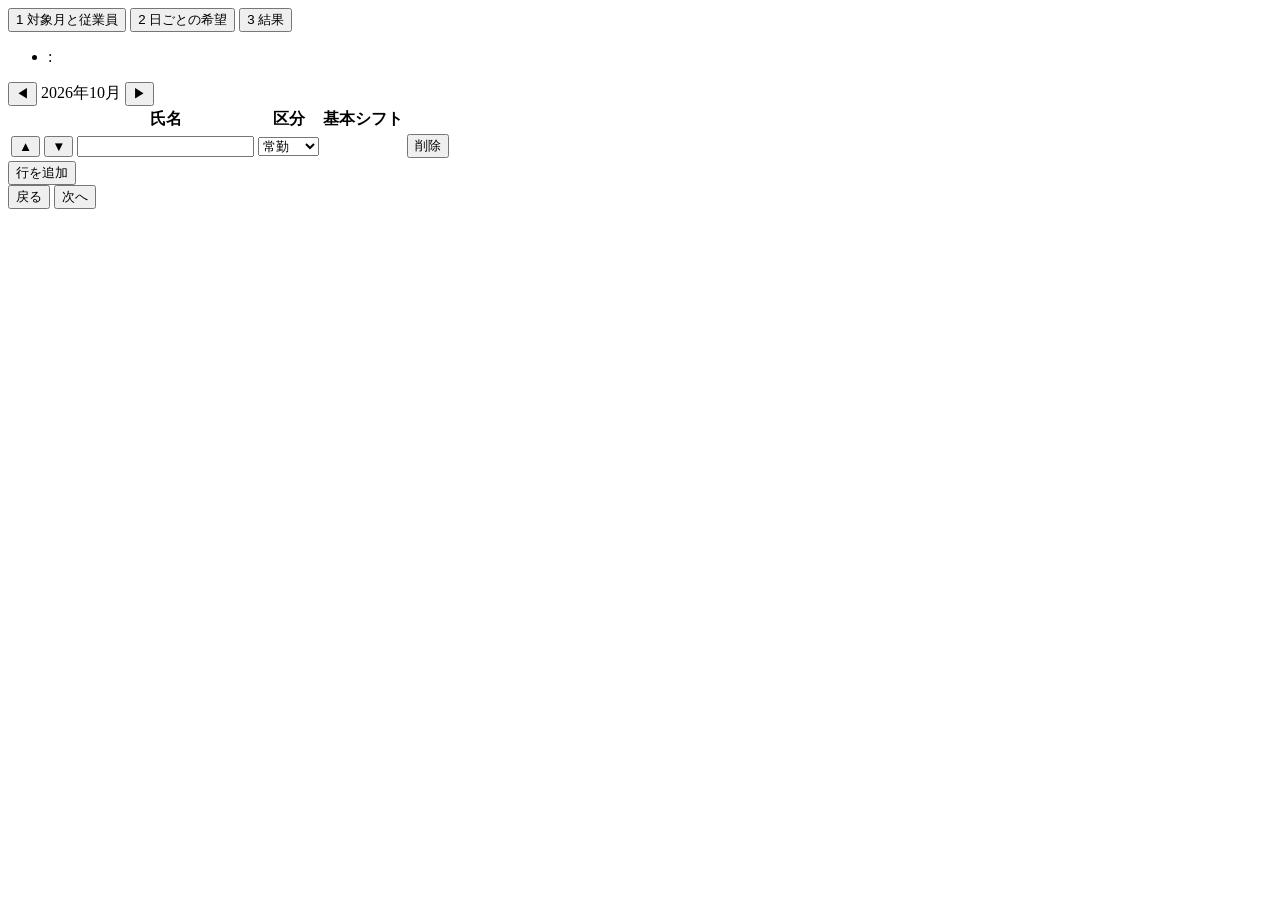
<file: src/main/resources/templates/index.html>
<!DOCTYPE html>
<html lang="ja" xmlns:th="http://www.thymeleaf.org">
  <head>
    <meta charset="UTF-8" />
    <meta name="viewport" content="width=device-width, initial-scale=1.0" />
    <title>月間シフト作成</title>
    <link rel="icon" type="image/svg+xml" th:href="@{/favicon.svg}" />
    <link rel="stylesheet" th:href="@{/css/shift-form.css}" />
  </head>
  <body>
    <div class="app" th:attr="data-initial-step=${initialStep ?: 1}">
      <!-- ステップ表示 -->
      <nav class="step-nav">
        <div class="step-buttons">
          <button type="button" class="step-btn" data-step="1">1 対象月と従業員</button>
          <button type="button" class="step-btn" data-step="2">2 日ごとの希望</button>
          <button type="button" class="step-btn" data-step="3">3 結果</button>
        </div>
      </nav>

      <!-- メインコンテンツエリア -->
      <main class="main-content">
        <form method="post" th:action="@{/shift}" th:object="${shiftForm}" th:attr="data-time-options=${#strings.listJoin(timeOptions, '|')}">
          <!-- エラーアラート -->
          <div th:if="${inputErrors}" role="alert" class="alert">
            <ul>
              <li th:each="error : ${inputErrors}">
                <strong th:text="${error.code()}"></strong>: <span th:text="${error.message()}"></span>
              </li>
            </ul>
          </div>

          <!-- 画面 1: 対象月と従業員 -->
          <section id="screen-1" data-screen="1">
            <!-- 対象月の切り替え -->
            <div class="month-selector">
              <button type="button" id="prev-month-btn" class="month-nav-btn">◀</button>
              <span id="month-label">2026年10月</span>
              <button type="button" id="next-month-btn" class="month-nav-btn">▶</button>
              <input type="hidden" name="targetMonth" th:value="${shiftForm.targetMonth}" />
              <div id="month-summary"></div>
            </div>

            <!-- 従業員一覧 -->
            <div class="employees-section scroll">
              <table class="employee-table">
                <thead>
                  <tr>
                    <th></th>
                    <th>氏名</th>
                    <th>区分</th>
                    <th>基本シフト</th>
                    <th></th>
                  </tr>
                </thead>
                <tbody id="employee-rows">
                  <tr th:each="employee,iter : ${shiftForm.employees}" class="employee-row" th:attr="data-row-id=${iter.index}">
                    <td class="button-cell">
                      <button type="button" class="move-up-btn">▲</button>
                      <button type="button" class="move-down-btn">▼</button>
                    </td>
                    <td>
                      <input type="text" class="name-input" th:field="*{employees[__${iter.index}__].name}" />
                    </td>
                    <td>
                      <select class="type-select" th:field="*{employees[__${iter.index}__].employmentType}">
                        <option value="FULL_TIME">常勤</option>
                        <option value="PART_TIME">パート</option>
                        <option value="MANAGER">管理職</option>
                      </select>
                    </td>
                    <td class="summary"></td>
                    <td>
                      <button type="button" class="delete-btn">削除</button>
                    </td>
                  </tr>
                </tbody>
              </table>
              <button type="button" id="add-employee-btn">行を追加</button>
            </div>

            <!-- 基本シフトパネル -->
            <div id="base-panels" class="scroll">
              <div th:each="employee,iter : ${shiftForm.employees}" class="base-panel" th:attr="data-row-id=${iter.index}" hidden>
                <table>
                  <thead>
                    <tr>
                      <th>曜日</th>
                      <th>休み</th>
                      <th>開始</th>
                      <th>終了</th>
                      <th></th>
                    </tr>
                  </thead>
                  <tbody>
                    <tr class="day-row" th:each="day,dayIter : ${employee.days}">
                      <td th:text="${dayIter.index == 0 ? '月' : dayIter.index == 1 ? '火' : dayIter.index == 2 ? '水' : dayIter.index == 3 ? '木' : '金'}"></td>
                      <td>
                        <input type="checkbox" class="off-day-checkbox"
                               th:name="'employees[' + ${iter.index} + '].offDays'"
                               th:value="${dayIter.index}"
                               th:checked="${employee.offDays.contains(dayIter.index)}"
                               th:disabled="${employee.employmentType != 'PART_TIME'}" />
                      </td>
                      <td>
                        <select class="start-select" th:field="*{employees[__${iter.index}__].days[__${dayIter.index}__].start}" th:disabled="${employee.offDays.contains(dayIter.index)}">
                          <option value="">-- 未選択 --</option>
                          <option th:each="time : ${timeOptions}" th:value="${time}" th:text="${time}"></option>
                        </select>
                      </td>
                      <td>
                        <select class="end-select" th:field="*{employees[__${iter.index}__].days[__${dayIter.index}__].end}" th:disabled="${employee.offDays.contains(dayIter.index)}">
                          <option value="">-- 未選択 --</option>
                          <option th:each="time : ${timeOptions}" th:value="${time}" th:text="${time}"></option>
                        </select>
                      </td>
                      <td>
                        <button type="button" class="copy-to-all-btn">全曜日へ</button>
                      </td>
                    </tr>
                  </tbody>
                </table>
              </div>
            </div>
          </section>

          <!-- 画面 2: 日ごとの希望 -->
          <section id="screen-2" data-screen="2" hidden>
            <div id="calendar" class="scroll"></div>
            <div id="day-panel" class="scroll"></div>
            <div id="adjustment-inputs">
              <input th:each="adjustment,iter : ${shiftForm.adjustments}" type="hidden" th:name="'adjustments[' + ${iter.index} + '].date'" th:value="${adjustment.date}" />
              <input th:each="adjustment,iter : ${shiftForm.adjustments}" type="hidden" th:name="'adjustments[' + ${iter.index} + '].employeeName'" th:value="${adjustment.employeeName}" />
              <input th:each="adjustment,iter : ${shiftForm.adjustments}" th:if="${adjustment.off}" type="hidden" th:name="'adjustments[' + ${iter.index} + '].off'" value="true" />
              <input th:each="adjustment,iter : ${shiftForm.adjustments}" th:if="${adjustment.start}" type="hidden" th:name="'adjustments[' + ${iter.index} + '].start'" th:value="${adjustment.start}" />
              <input th:each="adjustment,iter : ${shiftForm.adjustments}" th:if="${adjustment.end}" type="hidden" th:name="'adjustments[' + ${iter.index} + '].end'" th:value="${adjustment.end}" />
            </div>
          </section>

          <!-- 画面 3: 結果 -->
          <section id="screen-3" data-screen="3" hidden>
            <th:block th:replace="~{fragments/result :: resultPanel}"></th:block>
          </section>

          <!-- ボタンパネル -->
          <nav class="button-panel">
            <button type="button" id="prev-btn">戻る</button>
            <button type="button" id="next-btn">次へ</button>
          </nav>
        </form>
      </main>
    </div>

    <script defer th:src="@{/js/step-nav.js}"></script>
    <script defer th:src="@{/js/employee-list.js}"></script>
    <script defer th:src="@{/js/day-adjustments.js}"></script>
    <script defer th:src="@{/js/result-tabs.js}"></script>
  </body>
</html>
</file>
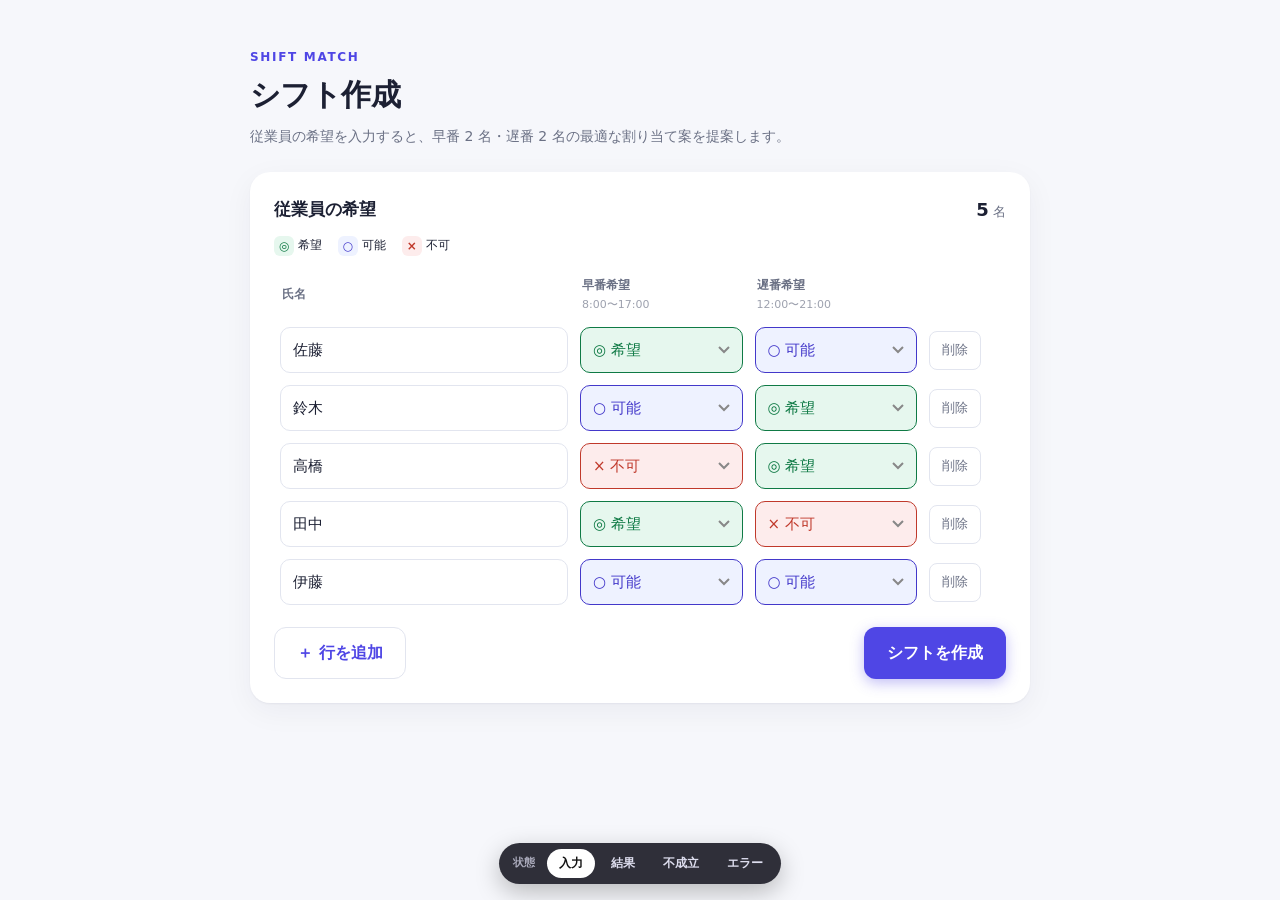
<file: .claude/design/proposal-a-clean.html>
<!DOCTYPE html>
<html lang="ja">
<head>
<meta charset="UTF-8" />
<meta name="viewport" content="width=device-width, initial-scale=1" />
<title>シフト作成 案A クリーン</title>
<style>

*{box-sizing:border-box}
body{margin:0;font-family:"Hiragino Sans","Noto Sans JP",system-ui,sans-serif;line-height:1.6;-webkit-font-smoothing:antialiased}
.app{max-width:820px;margin:0 auto;padding:48px 20px 120px}
h1,h2{margin:0}
table{border-collapse:collapse;width:100%}
.input-table thead small{display:block;font-weight:400;font-size:11px;opacity:.65}
.actions{display:flex;justify-content:space-between;gap:12px;flex-wrap:wrap}
.btn{font:inherit;font-weight:600;cursor:pointer;border:1px solid transparent;transition:.15s}
.btn:focus-visible,input:focus-visible,select:focus-visible,.delete-row-btn:focus-visible{outline:3px solid var(--ring);outline-offset:1px}
.delete-row-btn:disabled{opacity:.3;cursor:not-allowed}
.wish-legend{font-size:12px;margin:0 0 12px}
.w{display:inline-grid;place-items:center;width:20px;height:20px;border-radius:6px;margin:0 4px 0 12px;font-size:12px}
.w:first-child{margin-left:0}
.pill{display:inline-block;padding:1px 10px;border-radius:999px;font-size:13px;font-weight:600}
.empty{text-align:center;padding:24px 0}
.empty p{margin:8px 0 2px;font-weight:600}
.empty small{opacity:.65}
.empty-icon{display:inline-grid;place-items:center;width:44px;height:44px;border-radius:50%;font-weight:700;font-size:20px}
.score{display:flex;align-items:baseline;gap:12px;margin-bottom:16px}
.score-num{font-size:44px;font-weight:800;line-height:1}
.score-num small{font-size:18px;font-weight:600;opacity:.5}
.score-label{font-size:13px;opacity:.7}
.unassigned{margin-top:16px;font-size:14px;display:flex;gap:10px;align-items:center}
.chip{padding:2px 12px;border-radius:999px;font-size:13px}
.alert h2{font-size:15px;margin-bottom:4px}
.alert ul{margin:0;padding-left:1.2em;font-size:14px}
.hero .lead{margin:6px 0 0;font-size:14px}
.eyebrow{margin:0 0 4px;font-size:12px;font-weight:700;letter-spacing:.14em;text-transform:uppercase}
.card-head{display:flex;justify-content:space-between;align-items:center;margin-bottom:12px}
.card-head h2{font-size:17px}
.count{font-size:13px}
.result-table th,.result-table td{text-align:left;padding:10px 12px}
.input-table th{text-align:left;padding:8px 8px;font-size:12px}
.input-table td{padding:6px 6px}
input[type=text],select{width:100%;font:inherit;font-size:15px;padding:10px 12px;border-radius:10px;border:1px solid var(--line);background:var(--field);color:var(--text)}
select{appearance:none;background-image:url("data:image/svg+xml,%3Csvg xmlns='http://www.w3.org/2000/svg' width='12' height='8' fill='none' stroke='%23888' stroke-width='2'%3E%3Cpath d='M1 1l5 5 5-5'/%3E%3C/svg%3E");background-repeat:no-repeat;background-position:right 12px center;padding-right:32px}
select[data-value=DESIRED]{background-color:var(--d-bg);color:var(--d-fg);border-color:var(--d-fg)}
select[data-value=AVAILABLE]{background-color:var(--a-bg);color:var(--a-fg);border-color:var(--a-fg)}
select[data-value=UNAVAILABLE]{background-color:var(--u-bg);color:var(--u-fg);border-color:var(--u-fg)}
.w.d{background:var(--d-bg);color:var(--d-fg)}.w.a{background:var(--a-bg);color:var(--a-fg)}.w.u{background:var(--u-bg);color:var(--u-fg)}
.delete-row-btn{font:inherit;font-size:13px;padding:8px 12px;border-radius:8px;border:1px solid var(--line);background:transparent;color:var(--sub);cursor:pointer}
.delete-row-btn:hover:not(:disabled){color:var(--u-fg);border-color:var(--u-fg)}
.pill.early{background:var(--early-bg);color:var(--early-fg)}.pill.late{background:var(--late-bg);color:var(--late-fg)}
/* スマホ：1 行を 1 枚のカードに */
@media (max-width:640px){
  .input-table thead{display:none}
  .input-table,.input-table tbody{display:block}
  .input-table tr{display:grid;grid-template-columns:1fr 1fr;gap:8px;padding:14px;margin-bottom:10px;border:1px solid var(--line);border-radius:14px}
  .input-table td{padding:0;display:block}
  .input-table td:first-child{grid-column:1/-1}
  .input-table td[data-label]::before{content:attr(data-label);display:block;font-size:11px;margin-bottom:2px;color:var(--sub)}
  .input-table td:last-child{grid-column:1/-1;text-align:right}
  .actions .btn{flex:1}
}

:root{--bg:#f6f7fb;--card:#fff;--text:#1c2033;--sub:#6b7185;--line:#e2e5ef;--field:#fff;--accent:#4f46e5;--ring:#c7d2fe;
--d-bg:#e6f7ee;--d-fg:#0f7a45;--a-bg:#eef2ff;--a-fg:#4338ca;--u-bg:#fdecec;--u-fg:#c0392b;
--early-bg:#fff4dc;--early-fg:#9a6400;--late-bg:#e8edff;--late-fg:#3b45b5}
body{background:var(--bg);color:var(--text)}
.eyebrow{color:var(--accent)}
h1{font-size:30px;letter-spacing:-.02em}
.hero{margin-bottom:24px}.hero .lead{color:var(--sub)}
.card{background:var(--card);border-radius:20px;padding:24px;margin-bottom:20px;box-shadow:0 1px 2px rgba(20,25,60,.05),0 8px 30px rgba(20,25,60,.05)}
.count{color:var(--sub)}.count b{color:var(--text);font-size:18px}
.input-table th{color:var(--sub)}
input[type=text]:focus,select:focus{border-color:var(--accent)}
.actions{margin-top:16px}
.btn{padding:12px 22px;border-radius:12px}
.btn.primary{background:var(--accent);color:#fff;box-shadow:0 4px 14px rgba(79,70,229,.35)}.btn.primary:hover{background:#4338ca;transform:translateY(-1px)}
.btn.ghost{background:transparent;color:var(--accent);border-color:var(--line)}.btn.ghost:hover{background:#eef2ff}
.alert{background:#fff5f5;border:1px solid #f5c2c2;color:#a02c2c;border-radius:14px;padding:14px 18px;margin-bottom:20px}
.score-num{color:var(--accent)}
.result-table thead th{font-size:12px;color:var(--sub);border-bottom:1px solid var(--line)}
.result-table td{border-bottom:1px solid var(--line)}.result-table tr:last-child td{border-bottom:0}
.chip{background:#f0f1f7;color:var(--sub)}
.empty-icon{background:#fff4dc;color:#9a6400}
@media (prefers-color-scheme:dark){:root{--bg:#12141f;--card:#1b1e2d;--text:#eceef8;--sub:#9aa0b8;--line:#2c3043;--field:#151726;--ring:#3b3f7a;--accent:#818cf8;
--d-bg:#12301f;--d-fg:#5fd394;--a-bg:#1f2350;--a-fg:#a5b4fc;--u-bg:#3a1a1a;--u-fg:#ff8a80;--early-bg:#3a2d10;--early-fg:#f5c065;--late-bg:#1f2350;--late-fg:#a5b4fc}
.btn.primary{color:#0e1020}.btn.ghost:hover{background:#232744}.alert{background:#2a1618;border-color:#5a2a2e;color:#ffb4b4}.chip{background:#252940}.empty-icon{background:#3a2d10;color:#f5c065}}

/* ---- デモ用の状態切替バー ---- */
.demo-bar{position:fixed;left:50%;bottom:16px;transform:translateX(-50%);display:flex;gap:4px;padding:6px;border-radius:999px;background:rgba(20,20,30,.88);z-index:10;box-shadow:0 8px 24px rgba(0,0,0,.25)}
.demo-bar span{color:#aab;font:600 11px/28px system-ui;padding:0 8px}
.demo-bar button{border:0;border-radius:999px;padding:6px 12px;font:600 12px system-ui;color:#dde;background:transparent;cursor:pointer}
.demo-bar button[aria-pressed="true"]{background:#fff;color:#111}
[hidden]{display:none!important}
</style>
</head>
<body>
<div class="demo-bar" role="group" aria-label="デモ用の状態切替"><span>状態</span>
<button data-state="input">入力</button><button data-state="result">結果</button><button data-state="unassignable">不成立</button><button data-state="error">エラー</button></div>

<main class="app">
<header class="hero">
  <p class="eyebrow">Shift Match</p>
  <h1>シフト作成</h1>
  <p class="lead">従業員の希望を入力すると、早番 2 名・遅番 2 名の最適な割り当て案を提案します。</p>
</header>

<!-- th:if="${limitExceededError != null}" / duplicateErrors / wishErrors -->
<section class="alert" role="alert" data-show="error">
  <h2>入力エラー</h2>
  <ul><li>氏名「佐藤」が重複しています（該当行：1, 4行目）</li><li>3行目 早番希望: 不正な値です</li></ul>
</section>

<form id="shift-form" method="post" class="card" novalidate>
  <div class="card-head"><h2>従業員の希望</h2><span class="count"><b id="row-count">0</b> 名</span></div>
  <p class="wish-legend"><b class="w d">◎</b>希望 <b class="w a">○</b>可能 <b class="w u">×</b>不可</p>
  <table class="input-table">
    <thead><tr><th>氏名</th><th>早番希望<small>8:00〜17:00</small></th><th>遅番希望<small>12:00〜21:00</small></th><th></th></tr></thead>
    <tbody id="employee-rows"><tr><td data-label="氏名"><input type="text" name="employees[0].name" value="佐藤" placeholder="氏名を入力" /></td><td data-label="早番希望"><select name="employees[0].earlyWish" data-wish><option value="">-- 未選択 --</option><option value="DESIRED" selected>◎ 希望</option><option value="AVAILABLE">○ 可能</option><option value="UNAVAILABLE">× 不可</option></select></td><td data-label="遅番希望"><select name="employees[0].lateWish" data-wish><option value="">-- 未選択 --</option><option value="DESIRED">◎ 希望</option><option value="AVAILABLE" selected>○ 可能</option><option value="UNAVAILABLE">× 不可</option></select></td><td><button type="button" class="delete-row-btn" aria-label="行を削除">削除</button></td></tr><tr><td data-label="氏名"><input type="text" name="employees[1].name" value="鈴木" placeholder="氏名を入力" /></td><td data-label="早番希望"><select name="employees[1].earlyWish" data-wish><option value="">-- 未選択 --</option><option value="DESIRED">◎ 希望</option><option value="AVAILABLE" selected>○ 可能</option><option value="UNAVAILABLE">× 不可</option></select></td><td data-label="遅番希望"><select name="employees[1].lateWish" data-wish><option value="">-- 未選択 --</option><option value="DESIRED" selected>◎ 希望</option><option value="AVAILABLE">○ 可能</option><option value="UNAVAILABLE">× 不可</option></select></td><td><button type="button" class="delete-row-btn" aria-label="行を削除">削除</button></td></tr><tr><td data-label="氏名"><input type="text" name="employees[2].name" value="高橋" placeholder="氏名を入力" /></td><td data-label="早番希望"><select name="employees[2].earlyWish" data-wish><option value="">-- 未選択 --</option><option value="DESIRED">◎ 希望</option><option value="AVAILABLE">○ 可能</option><option value="UNAVAILABLE" selected>× 不可</option></select></td><td data-label="遅番希望"><select name="employees[2].lateWish" data-wish><option value="">-- 未選択 --</option><option value="DESIRED" selected>◎ 希望</option><option value="AVAILABLE">○ 可能</option><option value="UNAVAILABLE">× 不可</option></select></td><td><button type="button" class="delete-row-btn" aria-label="行を削除">削除</button></td></tr><tr><td data-label="氏名"><input type="text" name="employees[3].name" value="田中" placeholder="氏名を入力" /></td><td data-label="早番希望"><select name="employees[3].earlyWish" data-wish><option value="">-- 未選択 --</option><option value="DESIRED" selected>◎ 希望</option><option value="AVAILABLE">○ 可能</option><option value="UNAVAILABLE">× 不可</option></select></td><td data-label="遅番希望"><select name="employees[3].lateWish" data-wish><option value="">-- 未選択 --</option><option value="DESIRED">◎ 希望</option><option value="AVAILABLE">○ 可能</option><option value="UNAVAILABLE" selected>× 不可</option></select></td><td><button type="button" class="delete-row-btn" aria-label="行を削除">削除</button></td></tr><tr><td data-label="氏名"><input type="text" name="employees[4].name" value="伊藤" placeholder="氏名を入力" /></td><td data-label="早番希望"><select name="employees[4].earlyWish" data-wish><option value="">-- 未選択 --</option><option value="DESIRED">◎ 希望</option><option value="AVAILABLE" selected>○ 可能</option><option value="UNAVAILABLE">× 不可</option></select></td><td data-label="遅番希望"><select name="employees[4].lateWish" data-wish><option value="">-- 未選択 --</option><option value="DESIRED">◎ 希望</option><option value="AVAILABLE" selected>○ 可能</option><option value="UNAVAILABLE">× 不可</option></select></td><td><button type="button" class="delete-row-btn" aria-label="行を削除">削除</button></td></tr></tbody>
  </table>
  <div class="actions">
    <button type="button" id="add-row-btn" class="btn ghost">＋ 行を追加</button>
    <button type="submit" class="btn primary">シフトを作成</button>
  </div>
</form>

<section id="results" class="card result" data-show="result unassignable">
  <div class="card-head"><h2>割当結果</h2></div>
  <div data-show="unassignable" class="empty"><span class="empty-icon">！</span><p>条件を満たす組み合わせが見つかりませんでした。</p><small>希望（×）を見直すか、従業員を追加してください。</small></div>
  <div data-show="result">
    <div class="score"><span class="score-num">3<small> / 4</small></span><span class="score-label">スコア（◎ が反映された人数）</span></div>

    <table class="result-table"><thead><tr><th>氏名</th><th>勤務時間</th><th>休憩時間</th></tr></thead><tbody><tr><td>佐藤</td><td><span class="pill early">08:00〜17:00</span></td><td>12:00〜13:00</td></tr><tr><td>田中</td><td><span class="pill early">08:00〜17:00</span></td><td>13:00〜14:00</td></tr><tr><td>鈴木</td><td><span class="pill late">12:00〜21:00</span></td><td>15:00〜16:00</td></tr><tr><td>高橋</td><td><span class="pill late">12:00〜21:00</span></td><td>16:00〜17:00</td></tr></tbody></table>
    <div class="unassigned"><b>未出勤者</b><span class="chip">伊藤</span></div>
  </div>
</section>
</main>
<script>
document.addEventListener("DOMContentLoaded",function(){
  const rows=document.getElementById("employee-rows");
  const OPTS='<option value="">-- 未選択 --</option><option value="DESIRED">◎ 希望</option><option value="AVAILABLE">○ 可能</option><option value="UNAVAILABLE">× 不可</option>';
  function refresh(){
    const trs=rows.querySelectorAll("tr");
    trs.forEach(function(tr,i){
      tr.querySelectorAll("input,select").forEach(function(el){el.name=el.name.replace(/employees\[\d+\]/,"employees["+i+"]");});
    });
    rows.querySelectorAll(".delete-row-btn").forEach(function(b){b.disabled=trs.length===1;});
    document.getElementById("row-count").textContent=trs.length;
    rows.querySelectorAll("select").forEach(tint);
  }
  function tint(s){s.dataset.value=s.value;}
  document.getElementById("add-row-btn").addEventListener("click",function(){
    const i=rows.querySelectorAll("tr").length;
    const tr=document.createElement("tr");
    tr.innerHTML='<td data-label="氏名"><input type="text" name="employees['+i+'].name" placeholder="氏名を入力" /></td><td data-label="早番希望"><select name="employees['+i+'].earlyWish" data-wish>'+OPTS+'</select></td><td data-label="遅番希望"><select name="employees['+i+'].lateWish" data-wish>'+OPTS+'</select></td><td><button type="button" class="delete-row-btn" aria-label="行を削除">削除</button></td>';
    rows.appendChild(tr);refresh();tr.querySelector("input").focus();
  });
  rows.addEventListener("click",function(e){
    const b=e.target.closest(".delete-row-btn");
    if(b&&!b.disabled){b.closest("tr").remove();refresh();}
  });
  rows.addEventListener("change",function(e){if(e.target.matches("select"))tint(e.target);});
  // ---- デモ用：状態の切替（実装では Thymeleaf の th:if に置き換わる） ----
  const states=document.querySelectorAll("[data-state]");
  function show(name){
    document.querySelectorAll("[data-show]").forEach(function(el){
      el.hidden=!el.dataset.show.split(" ").includes(name);
    });
    states.forEach(function(b){b.setAttribute("aria-pressed",String(b.dataset.state===name));});
  }
  states.forEach(function(b){b.addEventListener("click",function(){show(b.dataset.state);});});
  document.getElementById("shift-form").addEventListener("submit",function(e){e.preventDefault();show("result");document.getElementById("results").scrollIntoView({behavior:"smooth",block:"start"});});
  show("input");refresh();
});
</script>
</body>
</html>
</file>
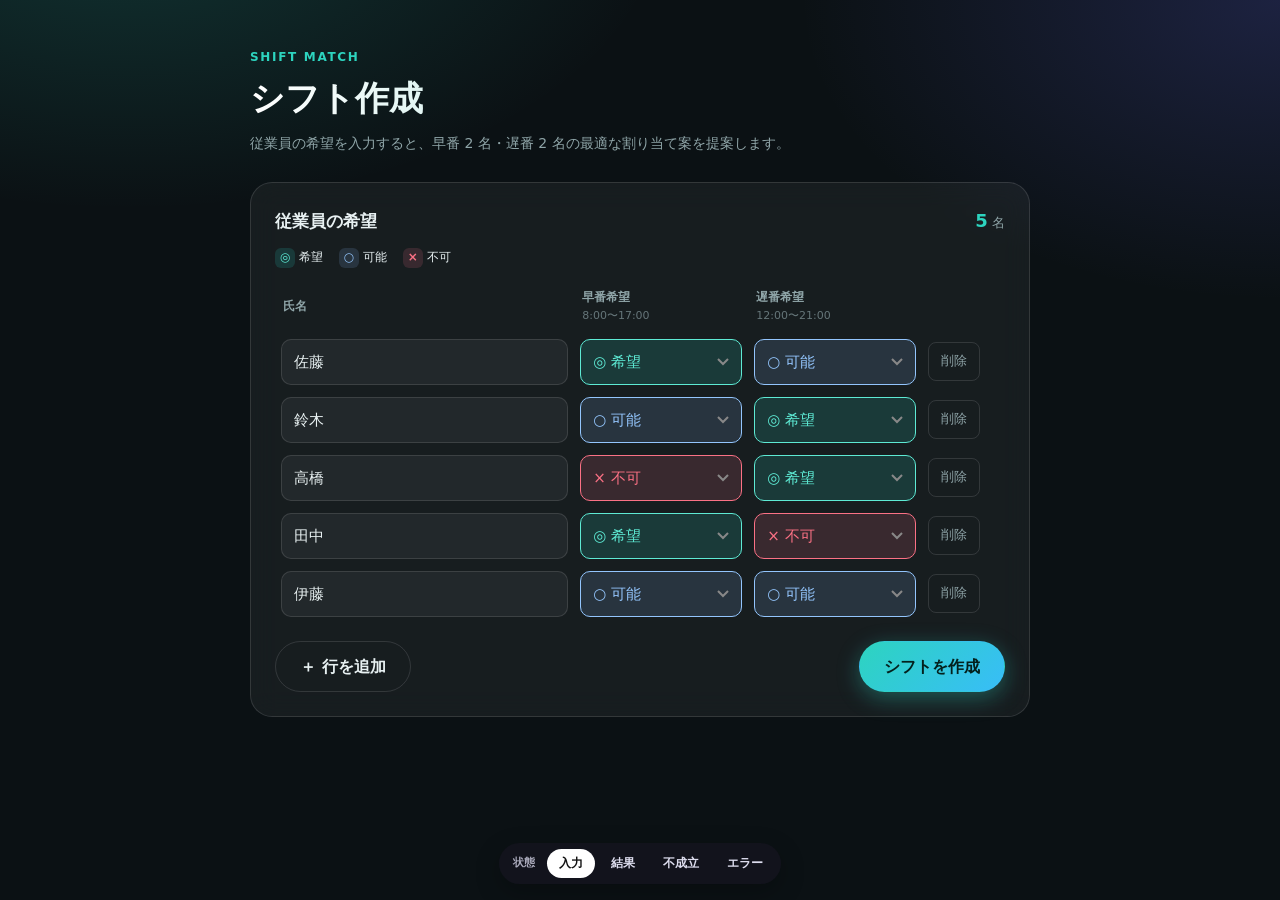
<file: .claude/design/proposal-b-dark-glass.html>
<!DOCTYPE html>
<html lang="ja">
<head>
<meta charset="UTF-8" />
<meta name="viewport" content="width=device-width, initial-scale=1" />
<title>シフト作成 案B ダークグラス</title>
<style>

*{box-sizing:border-box}
body{margin:0;font-family:"Hiragino Sans","Noto Sans JP",system-ui,sans-serif;line-height:1.6;-webkit-font-smoothing:antialiased}
.app{max-width:820px;margin:0 auto;padding:48px 20px 120px}
h1,h2{margin:0}
table{border-collapse:collapse;width:100%}
.input-table thead small{display:block;font-weight:400;font-size:11px;opacity:.65}
.actions{display:flex;justify-content:space-between;gap:12px;flex-wrap:wrap}
.btn{font:inherit;font-weight:600;cursor:pointer;border:1px solid transparent;transition:.15s}
.btn:focus-visible,input:focus-visible,select:focus-visible,.delete-row-btn:focus-visible{outline:3px solid var(--ring);outline-offset:1px}
.delete-row-btn:disabled{opacity:.3;cursor:not-allowed}
.wish-legend{font-size:12px;margin:0 0 12px}
.w{display:inline-grid;place-items:center;width:20px;height:20px;border-radius:6px;margin:0 4px 0 12px;font-size:12px}
.w:first-child{margin-left:0}
.pill{display:inline-block;padding:1px 10px;border-radius:999px;font-size:13px;font-weight:600}
.empty{text-align:center;padding:24px 0}
.empty p{margin:8px 0 2px;font-weight:600}
.empty small{opacity:.65}
.empty-icon{display:inline-grid;place-items:center;width:44px;height:44px;border-radius:50%;font-weight:700;font-size:20px}
.score{display:flex;align-items:baseline;gap:12px;margin-bottom:16px}
.score-num{font-size:44px;font-weight:800;line-height:1}
.score-num small{font-size:18px;font-weight:600;opacity:.5}
.score-label{font-size:13px;opacity:.7}
.unassigned{margin-top:16px;font-size:14px;display:flex;gap:10px;align-items:center}
.chip{padding:2px 12px;border-radius:999px;font-size:13px}
.alert h2{font-size:15px;margin-bottom:4px}
.alert ul{margin:0;padding-left:1.2em;font-size:14px}
.hero .lead{margin:6px 0 0;font-size:14px}
.eyebrow{margin:0 0 4px;font-size:12px;font-weight:700;letter-spacing:.14em;text-transform:uppercase}
.card-head{display:flex;justify-content:space-between;align-items:center;margin-bottom:12px}
.card-head h2{font-size:17px}
.count{font-size:13px}
.result-table th,.result-table td{text-align:left;padding:10px 12px}
.input-table th{text-align:left;padding:8px 8px;font-size:12px}
.input-table td{padding:6px 6px}
input[type=text],select{width:100%;font:inherit;font-size:15px;padding:10px 12px;border-radius:10px;border:1px solid var(--line);background:var(--field);color:var(--text)}
select{appearance:none;background-image:url("data:image/svg+xml,%3Csvg xmlns='http://www.w3.org/2000/svg' width='12' height='8' fill='none' stroke='%23888' stroke-width='2'%3E%3Cpath d='M1 1l5 5 5-5'/%3E%3C/svg%3E");background-repeat:no-repeat;background-position:right 12px center;padding-right:32px}
select[data-value=DESIRED]{background-color:var(--d-bg);color:var(--d-fg);border-color:var(--d-fg)}
select[data-value=AVAILABLE]{background-color:var(--a-bg);color:var(--a-fg);border-color:var(--a-fg)}
select[data-value=UNAVAILABLE]{background-color:var(--u-bg);color:var(--u-fg);border-color:var(--u-fg)}
.w.d{background:var(--d-bg);color:var(--d-fg)}.w.a{background:var(--a-bg);color:var(--a-fg)}.w.u{background:var(--u-bg);color:var(--u-fg)}
.delete-row-btn{font:inherit;font-size:13px;padding:8px 12px;border-radius:8px;border:1px solid var(--line);background:transparent;color:var(--sub);cursor:pointer}
.delete-row-btn:hover:not(:disabled){color:var(--u-fg);border-color:var(--u-fg)}
.pill.early{background:var(--early-bg);color:var(--early-fg)}.pill.late{background:var(--late-bg);color:var(--late-fg)}
/* スマホ：1 行を 1 枚のカードに */
@media (max-width:640px){
  .input-table thead{display:none}
  .input-table,.input-table tbody{display:block}
  .input-table tr{display:grid;grid-template-columns:1fr 1fr;gap:8px;padding:14px;margin-bottom:10px;border:1px solid var(--line);border-radius:14px}
  .input-table td{padding:0;display:block}
  .input-table td:first-child{grid-column:1/-1}
  .input-table td[data-label]::before{content:attr(data-label);display:block;font-size:11px;margin-bottom:2px;color:var(--sub)}
  .input-table td:last-child{grid-column:1/-1;text-align:right}
  .actions .btn{flex:1}
}

:root{--text:#e8f1f2;--sub:#8fa5a8;--line:rgba(255,255,255,.12);--field:rgba(255,255,255,.05);--accent:#2dd4bf;--ring:rgba(45,212,191,.45);
--d-bg:rgba(45,212,191,.16);--d-fg:#5eead4;--a-bg:rgba(147,197,253,.14);--a-fg:#93c5fd;--u-bg:rgba(251,113,133,.15);--u-fg:#fb7185;
--early-bg:rgba(251,191,36,.16);--early-fg:#fcd34d;--late-bg:rgba(129,140,248,.18);--late-fg:#a5b4fc}
body{color:var(--text);background:radial-gradient(900px 500px at 10% -10%,rgba(45,212,191,.18),transparent 60%),radial-gradient(800px 500px at 100% 0,rgba(99,102,241,.2),transparent 60%),#0b1114;background-attachment:fixed;min-height:100vh}
.eyebrow{color:var(--accent)}
h1{font-size:34px;font-weight:800;background:linear-gradient(90deg,#fff,#7dd3c8);-webkit-background-clip:text;background-clip:text;color:transparent}
.hero{margin-bottom:28px}.hero .lead{color:var(--sub)}
.card{background:rgba(255,255,255,.05);border:1px solid var(--line);backdrop-filter:blur(14px);-webkit-backdrop-filter:blur(14px);border-radius:22px;padding:24px;margin-bottom:20px}
.count{color:var(--sub)}.count b{color:var(--accent);font-size:18px}
.input-table th{color:var(--sub)}
input[type=text]::placeholder{color:#6d8285}
input[type=text]:focus,select:focus{border-color:var(--accent)}
select option{background:#12191c;color:#e8f1f2}
.actions{margin-top:18px}
.btn{padding:12px 24px;border-radius:999px}
.btn.primary{background:linear-gradient(135deg,#2dd4bf,#38bdf8);color:#04211d;box-shadow:0 6px 22px rgba(45,212,191,.35)}.btn.primary:hover{filter:brightness(1.08);transform:translateY(-1px)}
.btn.ghost{background:transparent;color:var(--text);border-color:var(--line)}.btn.ghost:hover{background:rgba(255,255,255,.08)}
.alert{background:rgba(251,113,133,.12);border:1px solid rgba(251,113,133,.4);color:#fecdd3;border-radius:16px;padding:14px 18px;margin-bottom:20px}
.score-num{background:linear-gradient(90deg,#2dd4bf,#38bdf8);-webkit-background-clip:text;background-clip:text;color:transparent}
.result-table thead th{font-size:12px;color:var(--sub);border-bottom:1px solid var(--line)}
.result-table td{border-bottom:1px solid var(--line)}.result-table tr:last-child td{border-bottom:0}
.chip{background:rgba(255,255,255,.08);color:var(--sub)}
.empty-icon{background:rgba(251,191,36,.16);color:#fcd34d}

/* ---- デモ用の状態切替バー ---- */
.demo-bar{position:fixed;left:50%;bottom:16px;transform:translateX(-50%);display:flex;gap:4px;padding:6px;border-radius:999px;background:rgba(20,20,30,.88);z-index:10;box-shadow:0 8px 24px rgba(0,0,0,.25)}
.demo-bar span{color:#aab;font:600 11px/28px system-ui;padding:0 8px}
.demo-bar button{border:0;border-radius:999px;padding:6px 12px;font:600 12px system-ui;color:#dde;background:transparent;cursor:pointer}
.demo-bar button[aria-pressed="true"]{background:#fff;color:#111}
[hidden]{display:none!important}
</style>
</head>
<body>
<div class="demo-bar" role="group" aria-label="デモ用の状態切替"><span>状態</span>
<button data-state="input">入力</button><button data-state="result">結果</button><button data-state="unassignable">不成立</button><button data-state="error">エラー</button></div>

<main class="app">
<header class="hero">
  <p class="eyebrow">Shift Match</p>
  <h1>シフト作成</h1>
  <p class="lead">従業員の希望を入力すると、早番 2 名・遅番 2 名の最適な割り当て案を提案します。</p>
</header>

<!-- th:if="${limitExceededError != null}" / duplicateErrors / wishErrors -->
<section class="alert" role="alert" data-show="error">
  <h2>入力エラー</h2>
  <ul><li>氏名「佐藤」が重複しています（該当行：1, 4行目）</li><li>3行目 早番希望: 不正な値です</li></ul>
</section>

<form id="shift-form" method="post" class="card" novalidate>
  <div class="card-head"><h2>従業員の希望</h2><span class="count"><b id="row-count">0</b> 名</span></div>
  <p class="wish-legend"><b class="w d">◎</b>希望 <b class="w a">○</b>可能 <b class="w u">×</b>不可</p>
  <table class="input-table">
    <thead><tr><th>氏名</th><th>早番希望<small>8:00〜17:00</small></th><th>遅番希望<small>12:00〜21:00</small></th><th></th></tr></thead>
    <tbody id="employee-rows"><tr><td data-label="氏名"><input type="text" name="employees[0].name" value="佐藤" placeholder="氏名を入力" /></td><td data-label="早番希望"><select name="employees[0].earlyWish" data-wish><option value="">-- 未選択 --</option><option value="DESIRED" selected>◎ 希望</option><option value="AVAILABLE">○ 可能</option><option value="UNAVAILABLE">× 不可</option></select></td><td data-label="遅番希望"><select name="employees[0].lateWish" data-wish><option value="">-- 未選択 --</option><option value="DESIRED">◎ 希望</option><option value="AVAILABLE" selected>○ 可能</option><option value="UNAVAILABLE">× 不可</option></select></td><td><button type="button" class="delete-row-btn" aria-label="行を削除">削除</button></td></tr><tr><td data-label="氏名"><input type="text" name="employees[1].name" value="鈴木" placeholder="氏名を入力" /></td><td data-label="早番希望"><select name="employees[1].earlyWish" data-wish><option value="">-- 未選択 --</option><option value="DESIRED">◎ 希望</option><option value="AVAILABLE" selected>○ 可能</option><option value="UNAVAILABLE">× 不可</option></select></td><td data-label="遅番希望"><select name="employees[1].lateWish" data-wish><option value="">-- 未選択 --</option><option value="DESIRED" selected>◎ 希望</option><option value="AVAILABLE">○ 可能</option><option value="UNAVAILABLE">× 不可</option></select></td><td><button type="button" class="delete-row-btn" aria-label="行を削除">削除</button></td></tr><tr><td data-label="氏名"><input type="text" name="employees[2].name" value="高橋" placeholder="氏名を入力" /></td><td data-label="早番希望"><select name="employees[2].earlyWish" data-wish><option value="">-- 未選択 --</option><option value="DESIRED">◎ 希望</option><option value="AVAILABLE">○ 可能</option><option value="UNAVAILABLE" selected>× 不可</option></select></td><td data-label="遅番希望"><select name="employees[2].lateWish" data-wish><option value="">-- 未選択 --</option><option value="DESIRED" selected>◎ 希望</option><option value="AVAILABLE">○ 可能</option><option value="UNAVAILABLE">× 不可</option></select></td><td><button type="button" class="delete-row-btn" aria-label="行を削除">削除</button></td></tr><tr><td data-label="氏名"><input type="text" name="employees[3].name" value="田中" placeholder="氏名を入力" /></td><td data-label="早番希望"><select name="employees[3].earlyWish" data-wish><option value="">-- 未選択 --</option><option value="DESIRED" selected>◎ 希望</option><option value="AVAILABLE">○ 可能</option><option value="UNAVAILABLE">× 不可</option></select></td><td data-label="遅番希望"><select name="employees[3].lateWish" data-wish><option value="">-- 未選択 --</option><option value="DESIRED">◎ 希望</option><option value="AVAILABLE">○ 可能</option><option value="UNAVAILABLE" selected>× 不可</option></select></td><td><button type="button" class="delete-row-btn" aria-label="行を削除">削除</button></td></tr><tr><td data-label="氏名"><input type="text" name="employees[4].name" value="伊藤" placeholder="氏名を入力" /></td><td data-label="早番希望"><select name="employees[4].earlyWish" data-wish><option value="">-- 未選択 --</option><option value="DESIRED">◎ 希望</option><option value="AVAILABLE" selected>○ 可能</option><option value="UNAVAILABLE">× 不可</option></select></td><td data-label="遅番希望"><select name="employees[4].lateWish" data-wish><option value="">-- 未選択 --</option><option value="DESIRED">◎ 希望</option><option value="AVAILABLE" selected>○ 可能</option><option value="UNAVAILABLE">× 不可</option></select></td><td><button type="button" class="delete-row-btn" aria-label="行を削除">削除</button></td></tr></tbody>
  </table>
  <div class="actions">
    <button type="button" id="add-row-btn" class="btn ghost">＋ 行を追加</button>
    <button type="submit" class="btn primary">シフトを作成</button>
  </div>
</form>

<section id="results" class="card result" data-show="result unassignable">
  <div class="card-head"><h2>割当結果</h2></div>
  <div data-show="unassignable" class="empty"><span class="empty-icon">！</span><p>条件を満たす組み合わせが見つかりませんでした。</p><small>希望（×）を見直すか、従業員を追加してください。</small></div>
  <div data-show="result">
    <div class="score"><span class="score-num">3<small> / 4</small></span><span class="score-label">スコア（◎ が反映された人数）</span></div>

    <table class="result-table"><thead><tr><th>氏名</th><th>勤務時間</th><th>休憩時間</th></tr></thead><tbody><tr><td>佐藤</td><td><span class="pill early">08:00〜17:00</span></td><td>12:00〜13:00</td></tr><tr><td>田中</td><td><span class="pill early">08:00〜17:00</span></td><td>13:00〜14:00</td></tr><tr><td>鈴木</td><td><span class="pill late">12:00〜21:00</span></td><td>15:00〜16:00</td></tr><tr><td>高橋</td><td><span class="pill late">12:00〜21:00</span></td><td>16:00〜17:00</td></tr></tbody></table>
    <div class="unassigned"><b>未出勤者</b><span class="chip">伊藤</span></div>
  </div>
</section>
</main>
<script>
document.addEventListener("DOMContentLoaded",function(){
  const rows=document.getElementById("employee-rows");
  const OPTS='<option value="">-- 未選択 --</option><option value="DESIRED">◎ 希望</option><option value="AVAILABLE">○ 可能</option><option value="UNAVAILABLE">× 不可</option>';
  function refresh(){
    const trs=rows.querySelectorAll("tr");
    trs.forEach(function(tr,i){
      tr.querySelectorAll("input,select").forEach(function(el){el.name=el.name.replace(/employees\[\d+\]/,"employees["+i+"]");});
    });
    rows.querySelectorAll(".delete-row-btn").forEach(function(b){b.disabled=trs.length===1;});
    document.getElementById("row-count").textContent=trs.length;
    rows.querySelectorAll("select").forEach(tint);
  }
  function tint(s){s.dataset.value=s.value;}
  document.getElementById("add-row-btn").addEventListener("click",function(){
    const i=rows.querySelectorAll("tr").length;
    const tr=document.createElement("tr");
    tr.innerHTML='<td data-label="氏名"><input type="text" name="employees['+i+'].name" placeholder="氏名を入力" /></td><td data-label="早番希望"><select name="employees['+i+'].earlyWish" data-wish>'+OPTS+'</select></td><td data-label="遅番希望"><select name="employees['+i+'].lateWish" data-wish>'+OPTS+'</select></td><td><button type="button" class="delete-row-btn" aria-label="行を削除">削除</button></td>';
    rows.appendChild(tr);refresh();tr.querySelector("input").focus();
  });
  rows.addEventListener("click",function(e){
    const b=e.target.closest(".delete-row-btn");
    if(b&&!b.disabled){b.closest("tr").remove();refresh();}
  });
  rows.addEventListener("change",function(e){if(e.target.matches("select"))tint(e.target);});
  // ---- デモ用：状態の切替（実装では Thymeleaf の th:if に置き換わる） ----
  const states=document.querySelectorAll("[data-state]");
  function show(name){
    document.querySelectorAll("[data-show]").forEach(function(el){
      el.hidden=!el.dataset.show.split(" ").includes(name);
    });
    states.forEach(function(b){b.setAttribute("aria-pressed",String(b.dataset.state===name));});
  }
  states.forEach(function(b){b.addEventListener("click",function(){show(b.dataset.state);});});
  document.getElementById("shift-form").addEventListener("submit",function(e){e.preventDefault();show("result");document.getElementById("results").scrollIntoView({behavior:"smooth",block:"start"});});
  show("input");refresh();
});
</script>
</body>
</html>
</file>
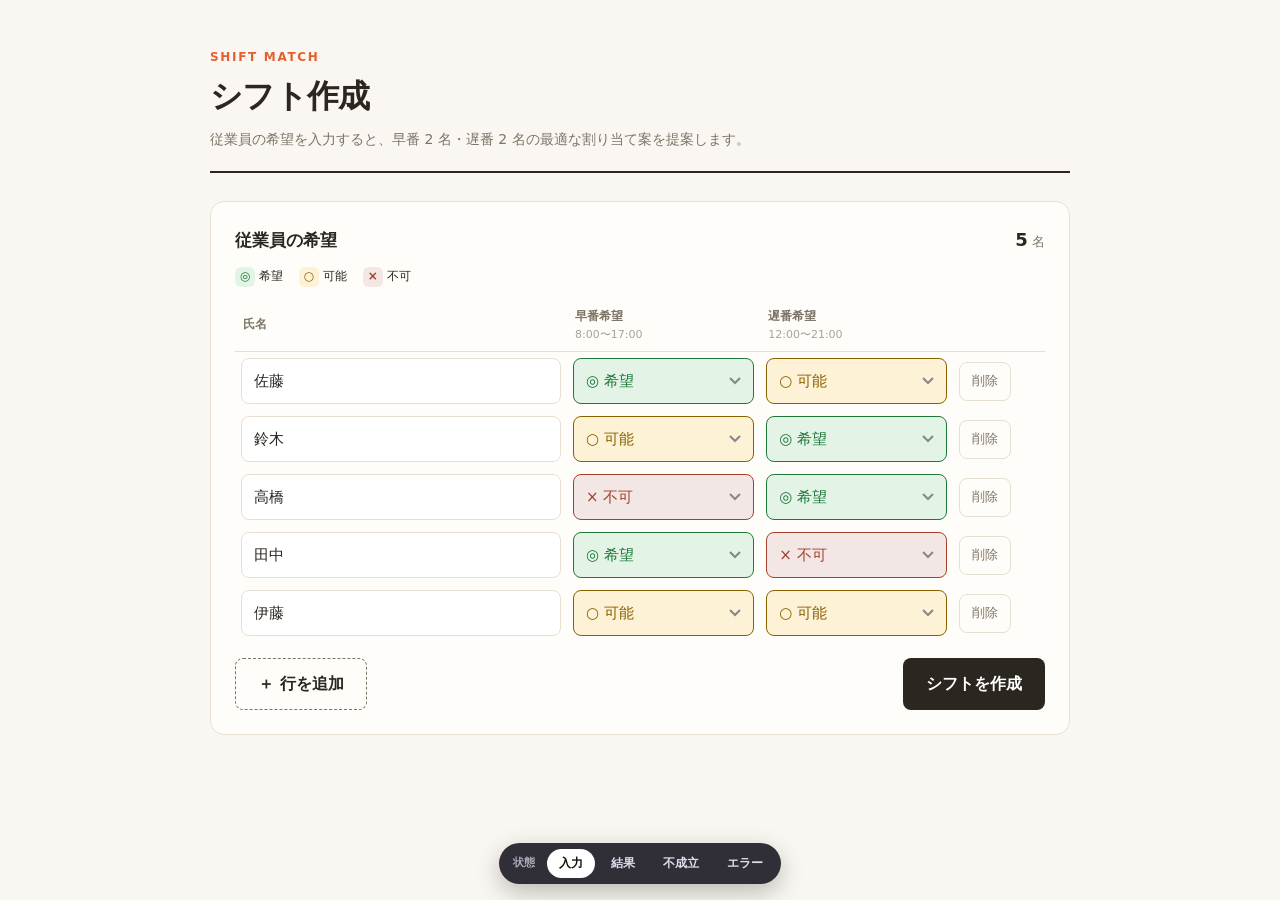
<file: .claude/design/proposal-c-timeline.html>
<!DOCTYPE html>
<html lang="ja">
<head>
<meta charset="UTF-8" />
<meta name="viewport" content="width=device-width, initial-scale=1" />
<title>シフト作成 案C タイムライン</title>
<style>

*{box-sizing:border-box}
body{margin:0;font-family:"Hiragino Sans","Noto Sans JP",system-ui,sans-serif;line-height:1.6;-webkit-font-smoothing:antialiased}
.app{max-width:820px;margin:0 auto;padding:48px 20px 120px}
h1,h2{margin:0}
table{border-collapse:collapse;width:100%}
.input-table thead small{display:block;font-weight:400;font-size:11px;opacity:.65}
.actions{display:flex;justify-content:space-between;gap:12px;flex-wrap:wrap}
.btn{font:inherit;font-weight:600;cursor:pointer;border:1px solid transparent;transition:.15s}
.btn:focus-visible,input:focus-visible,select:focus-visible,.delete-row-btn:focus-visible{outline:3px solid var(--ring);outline-offset:1px}
.delete-row-btn:disabled{opacity:.3;cursor:not-allowed}
.wish-legend{font-size:12px;margin:0 0 12px}
.w{display:inline-grid;place-items:center;width:20px;height:20px;border-radius:6px;margin:0 4px 0 12px;font-size:12px}
.w:first-child{margin-left:0}
.pill{display:inline-block;padding:1px 10px;border-radius:999px;font-size:13px;font-weight:600}
.empty{text-align:center;padding:24px 0}
.empty p{margin:8px 0 2px;font-weight:600}
.empty small{opacity:.65}
.empty-icon{display:inline-grid;place-items:center;width:44px;height:44px;border-radius:50%;font-weight:700;font-size:20px}
.score{display:flex;align-items:baseline;gap:12px;margin-bottom:16px}
.score-num{font-size:44px;font-weight:800;line-height:1}
.score-num small{font-size:18px;font-weight:600;opacity:.5}
.score-label{font-size:13px;opacity:.7}
.unassigned{margin-top:16px;font-size:14px;display:flex;gap:10px;align-items:center}
.chip{padding:2px 12px;border-radius:999px;font-size:13px}
.alert h2{font-size:15px;margin-bottom:4px}
.alert ul{margin:0;padding-left:1.2em;font-size:14px}
.hero .lead{margin:6px 0 0;font-size:14px}
.eyebrow{margin:0 0 4px;font-size:12px;font-weight:700;letter-spacing:.14em;text-transform:uppercase}
.card-head{display:flex;justify-content:space-between;align-items:center;margin-bottom:12px}
.card-head h2{font-size:17px}
.count{font-size:13px}
.result-table th,.result-table td{text-align:left;padding:10px 12px}
.input-table th{text-align:left;padding:8px 8px;font-size:12px}
.input-table td{padding:6px 6px}
input[type=text],select{width:100%;font:inherit;font-size:15px;padding:10px 12px;border-radius:10px;border:1px solid var(--line);background:var(--field);color:var(--text)}
select{appearance:none;background-image:url("data:image/svg+xml,%3Csvg xmlns='http://www.w3.org/2000/svg' width='12' height='8' fill='none' stroke='%23888' stroke-width='2'%3E%3Cpath d='M1 1l5 5 5-5'/%3E%3C/svg%3E");background-repeat:no-repeat;background-position:right 12px center;padding-right:32px}
select[data-value=DESIRED]{background-color:var(--d-bg);color:var(--d-fg);border-color:var(--d-fg)}
select[data-value=AVAILABLE]{background-color:var(--a-bg);color:var(--a-fg);border-color:var(--a-fg)}
select[data-value=UNAVAILABLE]{background-color:var(--u-bg);color:var(--u-fg);border-color:var(--u-fg)}
.w.d{background:var(--d-bg);color:var(--d-fg)}.w.a{background:var(--a-bg);color:var(--a-fg)}.w.u{background:var(--u-bg);color:var(--u-fg)}
.delete-row-btn{font:inherit;font-size:13px;padding:8px 12px;border-radius:8px;border:1px solid var(--line);background:transparent;color:var(--sub);cursor:pointer}
.delete-row-btn:hover:not(:disabled){color:var(--u-fg);border-color:var(--u-fg)}
.pill.early{background:var(--early-bg);color:var(--early-fg)}.pill.late{background:var(--late-bg);color:var(--late-fg)}
/* スマホ：1 行を 1 枚のカードに */
@media (max-width:640px){
  .input-table thead{display:none}
  .input-table,.input-table tbody{display:block}
  .input-table tr{display:grid;grid-template-columns:1fr 1fr;gap:8px;padding:14px;margin-bottom:10px;border:1px solid var(--line);border-radius:14px}
  .input-table td{padding:0;display:block}
  .input-table td:first-child{grid-column:1/-1}
  .input-table td[data-label]::before{content:attr(data-label);display:block;font-size:11px;margin-bottom:2px;color:var(--sub)}
  .input-table td:last-child{grid-column:1/-1;text-align:right}
  .actions .btn{flex:1}
}

:root{--bg:#faf7f2;--card:#fffdf9;--text:#2b2620;--sub:#7d7466;--line:#e7dfd2;--field:#fff;--accent:#e2612f;--ring:#f7c9b3;
--d-bg:#e3f3e6;--d-fg:#1f7a3a;--a-bg:#fdf1d6;--a-fg:#8a6100;--u-bg:#f2e7e4;--u-fg:#a4402c;
--early-bg:#ffe9c7;--early-fg:#9a5a00;--late-bg:#dfe9f7;--late-fg:#2d5a97}
body{background:var(--bg);color:var(--text)}
.app{max-width:900px}
.eyebrow{color:var(--accent)}
h1{font-size:32px;font-weight:800;letter-spacing:-.02em}
.hero{margin-bottom:28px;padding-bottom:20px;border-bottom:2px solid var(--text)}.hero .lead{color:var(--sub)}
.card{background:var(--card);border:1px solid var(--line);border-radius:14px;padding:24px;margin-bottom:20px}
.count{color:var(--sub)}.count b{color:var(--text);font-size:18px}
.input-table th{color:var(--sub);border-bottom:1px solid var(--line)}
input[type=text],select{border-radius:8px}
input[type=text]:focus,select:focus{border-color:var(--accent)}
.actions{margin-top:16px}
.btn{padding:12px 22px;border-radius:8px}
.btn.primary{background:var(--text);color:#fff}.btn.primary:hover{background:var(--accent)}
.btn.ghost{background:transparent;color:var(--text);border:1px dashed var(--sub)}.btn.ghost:hover{border-color:var(--accent);color:var(--accent)}
.alert{background:#fbeeea;border-left:4px solid var(--u-fg);color:#7a2f20;border-radius:8px;padding:14px 18px;margin-bottom:20px}
.score-num{color:var(--accent)}
.result-table{margin-top:20px}
.result-table thead th{font-size:12px;color:var(--sub);border-bottom:1px solid var(--line)}
.result-table td{border-bottom:1px solid var(--line)}.result-table tr:last-child td{border-bottom:0}
.chip{background:#efe8dc;color:var(--sub)}
.empty-icon{background:#fdf1d6;color:#8a6100}
/* タイムライン */
.timeline{position:relative;padding:22px 0 4px 64px;margin-top:8px}
.tl-axis{position:absolute;left:64px;right:0;top:0;height:18px;font-size:11px;color:var(--sub)}
.tl-axis span{position:absolute;transform:translateX(-50%)}
.tl-row{position:relative;display:flex;align-items:center;height:34px}
.tl-name{position:absolute;left:-64px;width:56px;font-size:13px;font-weight:600}
.tl-track{position:relative;flex:1;height:22px;background:repeating-linear-gradient(90deg,var(--line) 0 1px,transparent 1px calc(100%/13));border-radius:6px}
.tl-work{position:absolute;top:0;bottom:0;border-radius:6px}
.tl-work.early{background:#f5b45c}.tl-work.late{background:#7ea3e0}
.tl-break{position:absolute;top:4px;bottom:4px;border-radius:4px;background:repeating-linear-gradient(45deg,#fff 0 3px,#ffffffaa 3px 6px);border:1px solid #0003}
.tl-legend{margin:14px 0 0;font-size:12px;color:var(--sub)}
.lg{display:inline-block;width:12px;height:12px;border-radius:3px;margin:0 4px 0 12px;vertical-align:-1px}.lg:first-child{margin-left:0}
.lg.early{background:#f5b45c}.lg.late{background:#7ea3e0}.lg.brk{background:#fff;border:1px solid #0004}
@media (prefers-color-scheme:dark){:root{--bg:#1a1714;--card:#221e1a;--text:#f1ebe1;--sub:#a89e8e;--line:#3a332b;--field:#1a1714;--accent:#ff8a57;--ring:#6b3b25;
--d-bg:#1c3324;--d-fg:#7fd89b;--a-bg:#3a2f12;--a-fg:#f0c25a;--u-bg:#3a201b;--u-fg:#ff9a86;--early-bg:#3a2b12;--early-fg:#f5b45c;--late-bg:#1f2b40;--late-fg:#9fbdf0}
.btn.primary{color:#1a1714;background:#f1ebe1}.alert{background:#2e1a16;color:#ffcbbd}.chip{background:#2d2822}.empty-icon{background:#3a2f12;color:#f0c25a}.tl-break{background:repeating-linear-gradient(45deg,#000 0 3px,#0006 3px 6px);border-color:#fff5}}

/* ---- デモ用の状態切替バー ---- */
.demo-bar{position:fixed;left:50%;bottom:16px;transform:translateX(-50%);display:flex;gap:4px;padding:6px;border-radius:999px;background:rgba(20,20,30,.88);z-index:10;box-shadow:0 8px 24px rgba(0,0,0,.25)}
.demo-bar span{color:#aab;font:600 11px/28px system-ui;padding:0 8px}
.demo-bar button{border:0;border-radius:999px;padding:6px 12px;font:600 12px system-ui;color:#dde;background:transparent;cursor:pointer}
.demo-bar button[aria-pressed="true"]{background:#fff;color:#111}
[hidden]{display:none!important}
</style>
</head>
<body>
<div class="demo-bar" role="group" aria-label="デモ用の状態切替"><span>状態</span>
<button data-state="input">入力</button><button data-state="result">結果</button><button data-state="unassignable">不成立</button><button data-state="error">エラー</button></div>

<main class="app">
<header class="hero">
  <p class="eyebrow">Shift Match</p>
  <h1>シフト作成</h1>
  <p class="lead">従業員の希望を入力すると、早番 2 名・遅番 2 名の最適な割り当て案を提案します。</p>
</header>

<!-- th:if="${limitExceededError != null}" / duplicateErrors / wishErrors -->
<section class="alert" role="alert" data-show="error">
  <h2>入力エラー</h2>
  <ul><li>氏名「佐藤」が重複しています（該当行：1, 4行目）</li><li>3行目 早番希望: 不正な値です</li></ul>
</section>

<form id="shift-form" method="post" class="card" novalidate>
  <div class="card-head"><h2>従業員の希望</h2><span class="count"><b id="row-count">0</b> 名</span></div>
  <p class="wish-legend"><b class="w d">◎</b>希望 <b class="w a">○</b>可能 <b class="w u">×</b>不可</p>
  <table class="input-table">
    <thead><tr><th>氏名</th><th>早番希望<small>8:00〜17:00</small></th><th>遅番希望<small>12:00〜21:00</small></th><th></th></tr></thead>
    <tbody id="employee-rows"><tr><td data-label="氏名"><input type="text" name="employees[0].name" value="佐藤" placeholder="氏名を入力" /></td><td data-label="早番希望"><select name="employees[0].earlyWish" data-wish><option value="">-- 未選択 --</option><option value="DESIRED" selected>◎ 希望</option><option value="AVAILABLE">○ 可能</option><option value="UNAVAILABLE">× 不可</option></select></td><td data-label="遅番希望"><select name="employees[0].lateWish" data-wish><option value="">-- 未選択 --</option><option value="DESIRED">◎ 希望</option><option value="AVAILABLE" selected>○ 可能</option><option value="UNAVAILABLE">× 不可</option></select></td><td><button type="button" class="delete-row-btn" aria-label="行を削除">削除</button></td></tr><tr><td data-label="氏名"><input type="text" name="employees[1].name" value="鈴木" placeholder="氏名を入力" /></td><td data-label="早番希望"><select name="employees[1].earlyWish" data-wish><option value="">-- 未選択 --</option><option value="DESIRED">◎ 希望</option><option value="AVAILABLE" selected>○ 可能</option><option value="UNAVAILABLE">× 不可</option></select></td><td data-label="遅番希望"><select name="employees[1].lateWish" data-wish><option value="">-- 未選択 --</option><option value="DESIRED" selected>◎ 希望</option><option value="AVAILABLE">○ 可能</option><option value="UNAVAILABLE">× 不可</option></select></td><td><button type="button" class="delete-row-btn" aria-label="行を削除">削除</button></td></tr><tr><td data-label="氏名"><input type="text" name="employees[2].name" value="高橋" placeholder="氏名を入力" /></td><td data-label="早番希望"><select name="employees[2].earlyWish" data-wish><option value="">-- 未選択 --</option><option value="DESIRED">◎ 希望</option><option value="AVAILABLE">○ 可能</option><option value="UNAVAILABLE" selected>× 不可</option></select></td><td data-label="遅番希望"><select name="employees[2].lateWish" data-wish><option value="">-- 未選択 --</option><option value="DESIRED" selected>◎ 希望</option><option value="AVAILABLE">○ 可能</option><option value="UNAVAILABLE">× 不可</option></select></td><td><button type="button" class="delete-row-btn" aria-label="行を削除">削除</button></td></tr><tr><td data-label="氏名"><input type="text" name="employees[3].name" value="田中" placeholder="氏名を入力" /></td><td data-label="早番希望"><select name="employees[3].earlyWish" data-wish><option value="">-- 未選択 --</option><option value="DESIRED" selected>◎ 希望</option><option value="AVAILABLE">○ 可能</option><option value="UNAVAILABLE">× 不可</option></select></td><td data-label="遅番希望"><select name="employees[3].lateWish" data-wish><option value="">-- 未選択 --</option><option value="DESIRED">◎ 希望</option><option value="AVAILABLE">○ 可能</option><option value="UNAVAILABLE" selected>× 不可</option></select></td><td><button type="button" class="delete-row-btn" aria-label="行を削除">削除</button></td></tr><tr><td data-label="氏名"><input type="text" name="employees[4].name" value="伊藤" placeholder="氏名を入力" /></td><td data-label="早番希望"><select name="employees[4].earlyWish" data-wish><option value="">-- 未選択 --</option><option value="DESIRED">◎ 希望</option><option value="AVAILABLE" selected>○ 可能</option><option value="UNAVAILABLE">× 不可</option></select></td><td data-label="遅番希望"><select name="employees[4].lateWish" data-wish><option value="">-- 未選択 --</option><option value="DESIRED">◎ 希望</option><option value="AVAILABLE" selected>○ 可能</option><option value="UNAVAILABLE">× 不可</option></select></td><td><button type="button" class="delete-row-btn" aria-label="行を削除">削除</button></td></tr></tbody>
  </table>
  <div class="actions">
    <button type="button" id="add-row-btn" class="btn ghost">＋ 行を追加</button>
    <button type="submit" class="btn primary">シフトを作成</button>
  </div>
</form>

<section id="results" class="card result" data-show="result unassignable">
  <div class="card-head"><h2>割当結果</h2></div>
  <div data-show="unassignable" class="empty"><span class="empty-icon">！</span><p>条件を満たす組み合わせが見つかりませんでした。</p><small>希望（×）を見直すか、従業員を追加してください。</small></div>
  <div data-show="result">
    <div class="score"><span class="score-num">3<small> / 4</small></span><span class="score-label">スコア（◎ が反映された人数）</span></div>
    <div class="timeline"><div class="tl-axis"><span style="left:0.00%">8</span><span style="left:15.38%">10</span><span style="left:30.77%">12</span><span style="left:46.15%">14</span><span style="left:61.54%">16</span><span style="left:76.92%">18</span><span style="left:92.31%">20</span></div><div class="tl-row"><span class="tl-name">佐藤</span><div class="tl-track"><div class="tl-work early" style="left:0.00%;width:69.23%"></div><div class="tl-break" style="left:30.77%;width:7.69%" title="休憩 12:00〜13:00"></div></div></div><div class="tl-row"><span class="tl-name">田中</span><div class="tl-track"><div class="tl-work early" style="left:0.00%;width:69.23%"></div><div class="tl-break" style="left:38.46%;width:7.69%" title="休憩 13:00〜14:00"></div></div></div><div class="tl-row"><span class="tl-name">鈴木</span><div class="tl-track"><div class="tl-work late" style="left:30.77%;width:69.23%"></div><div class="tl-break" style="left:53.85%;width:7.69%" title="休憩 15:00〜16:00"></div></div></div><div class="tl-row"><span class="tl-name">高橋</span><div class="tl-track"><div class="tl-work late" style="left:30.77%;width:69.23%"></div><div class="tl-break" style="left:61.54%;width:7.69%" title="休憩 16:00〜17:00"></div></div></div><p class="tl-legend"><i class="lg early"></i>早番<i class="lg late"></i>遅番<i class="lg brk"></i>休憩</p></div>
    <table class="result-table"><thead><tr><th>氏名</th><th>勤務時間</th><th>休憩時間</th></tr></thead><tbody><tr><td>佐藤</td><td><span class="pill early">08:00〜17:00</span></td><td>12:00〜13:00</td></tr><tr><td>田中</td><td><span class="pill early">08:00〜17:00</span></td><td>13:00〜14:00</td></tr><tr><td>鈴木</td><td><span class="pill late">12:00〜21:00</span></td><td>15:00〜16:00</td></tr><tr><td>高橋</td><td><span class="pill late">12:00〜21:00</span></td><td>16:00〜17:00</td></tr></tbody></table>
    <div class="unassigned"><b>未出勤者</b><span class="chip">伊藤</span></div>
  </div>
</section>
</main>
<script>
document.addEventListener("DOMContentLoaded",function(){
  const rows=document.getElementById("employee-rows");
  const OPTS='<option value="">-- 未選択 --</option><option value="DESIRED">◎ 希望</option><option value="AVAILABLE">○ 可能</option><option value="UNAVAILABLE">× 不可</option>';
  function refresh(){
    const trs=rows.querySelectorAll("tr");
    trs.forEach(function(tr,i){
      tr.querySelectorAll("input,select").forEach(function(el){el.name=el.name.replace(/employees\[\d+\]/,"employees["+i+"]");});
    });
    rows.querySelectorAll(".delete-row-btn").forEach(function(b){b.disabled=trs.length===1;});
    document.getElementById("row-count").textContent=trs.length;
    rows.querySelectorAll("select").forEach(tint);
  }
  function tint(s){s.dataset.value=s.value;}
  document.getElementById("add-row-btn").addEventListener("click",function(){
    const i=rows.querySelectorAll("tr").length;
    const tr=document.createElement("tr");
    tr.innerHTML='<td data-label="氏名"><input type="text" name="employees['+i+'].name" placeholder="氏名を入力" /></td><td data-label="早番希望"><select name="employees['+i+'].earlyWish" data-wish>'+OPTS+'</select></td><td data-label="遅番希望"><select name="employees['+i+'].lateWish" data-wish>'+OPTS+'</select></td><td><button type="button" class="delete-row-btn" aria-label="行を削除">削除</button></td>';
    rows.appendChild(tr);refresh();tr.querySelector("input").focus();
  });
  rows.addEventListener("click",function(e){
    const b=e.target.closest(".delete-row-btn");
    if(b&&!b.disabled){b.closest("tr").remove();refresh();}
  });
  rows.addEventListener("change",function(e){if(e.target.matches("select"))tint(e.target);});
  // ---- デモ用：状態の切替（実装では Thymeleaf の th:if に置き換わる） ----
  const states=document.querySelectorAll("[data-state]");
  function show(name){
    document.querySelectorAll("[data-show]").forEach(function(el){
      el.hidden=!el.dataset.show.split(" ").includes(name);
    });
    states.forEach(function(b){b.setAttribute("aria-pressed",String(b.dataset.state===name));});
  }
  states.forEach(function(b){b.addEventListener("click",function(){show(b.dataset.state);});});
  document.getElementById("shift-form").addEventListener("submit",function(e){e.preventDefault();show("result");document.getElementById("results").scrollIntoView({behavior:"smooth",block:"start"});});
  show("input");refresh();
});
</script>
</body>
</html>
</file>
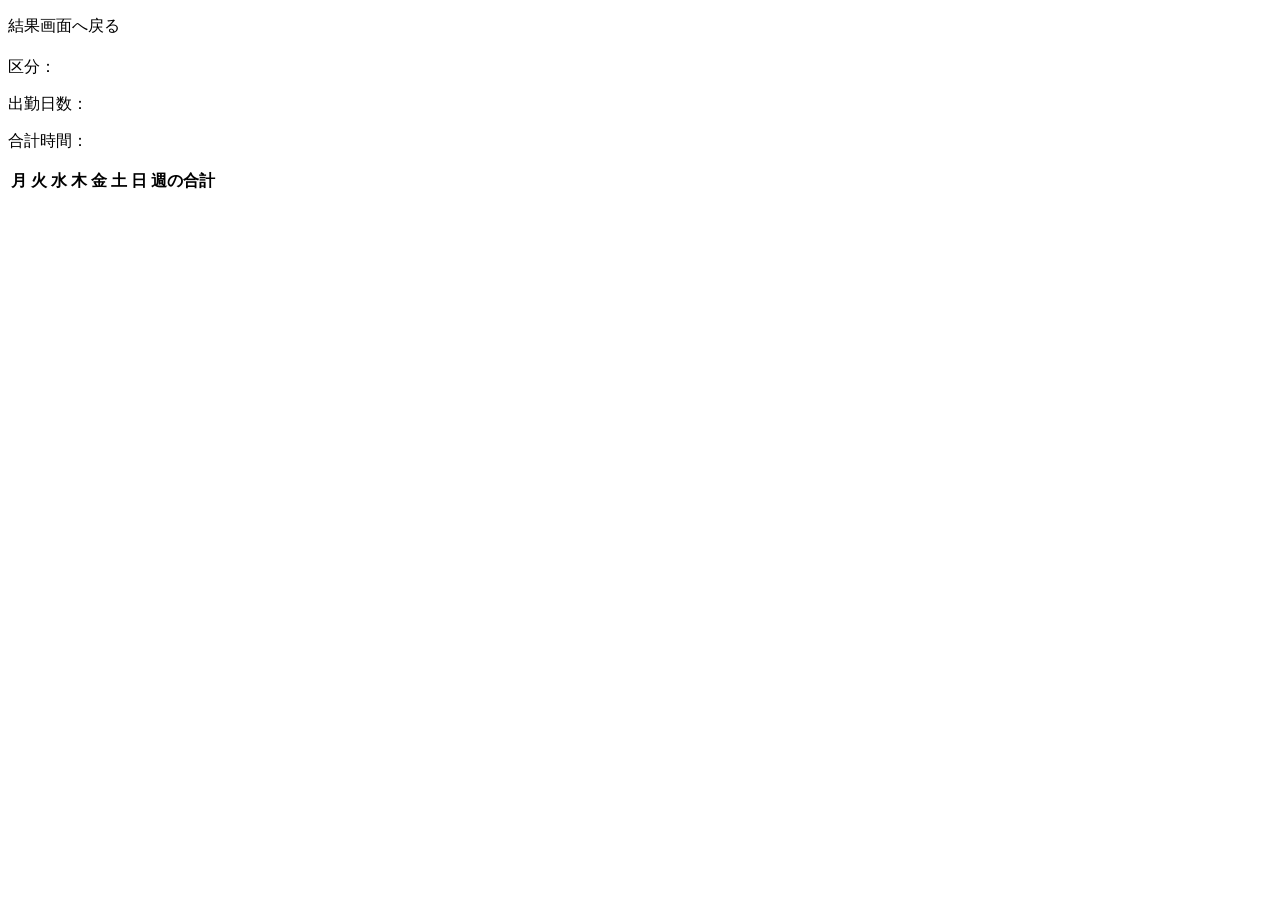
<file: src/main/resources/templates/employee.html>
<!DOCTYPE html>
<html lang="ja" xmlns:th="http://www.thymeleaf.org">
  <head>
    <meta charset="UTF-8" />
    <meta name="viewport" content="width=device-width, initial-scale=1.0" />
    <title th:text="${employeePage != null} ? ${employeePage.name()} + ' の個別ページ' : '従業員の個別ページ'">個別ページ</title>
    <link rel="icon" type="image/svg+xml" th:href="@{/favicon.svg}" />
    <link rel="stylesheet" th:href="@{/css/employee-page.css}" />
  </head>
  <body>
    <main class="employee-page">
      <p><a th:href="@{/(month=${backMonth},step=3)}">結果画面へ戻る</a></p>
      <p th:if="${notice}" class="employee-notice" th:text="${notice}"></p>
      <section th:if="${employeePage}" class="employee-summary">
        <h1 th:text="${employeePage.name()}"></h1>
        <p th:text="${employeePage.month().getYear()} + '年' + ${employeePage.month().getMonthValue()} + '月'"></p>
        <p>区分：<span th:text="${employeePage.employmentType().label()}"></span></p>
        <p>出勤日数：<span th:text="${employeePage.workDays()}"></span></p>
        <p>合計時間：<span th:text="${employeePage.durationLabel()}"></span></p>
      </section>
      <div th:if="${employeePage}" class="employee-calendar-scroll">
        <table class="employee-calendar">
          <thead>
            <tr>
              <th>月</th>
              <th>火</th>
              <th>水</th>
              <th>木</th>
              <th>金</th>
              <th>土</th>
              <th>日</th>
              <th>週の合計</th>
            </tr>
          </thead>
          <tbody>
            <tr th:each="week : ${employeePage.weeks()}">
              <td th:each="cell : ${week.days()}" th:class="'day-' + ${#strings.toLowerCase(cell.type().name())}">
                <div th:if="${cell.date() != null}" class="day-number" th:text="${cell.date().dayOfMonth}"></div>
                <div th:text="${cell.text()}"></div>
              </td>
              <td class="week-total" th:text="${week.durationLabel()}"></td>
            </tr>
          </tbody>
        </table>
      </div>
      <p th:if="${employeePage != null and employeePage.failureCount() > 0}" class="monthly-hours-note" th:text="'不成立の日が ' + ${employeePage.failureCount()} + ' 日あります（この日は 0 時間として集計しています）'"></p>
    </main>
  </body>
</html>
</file>
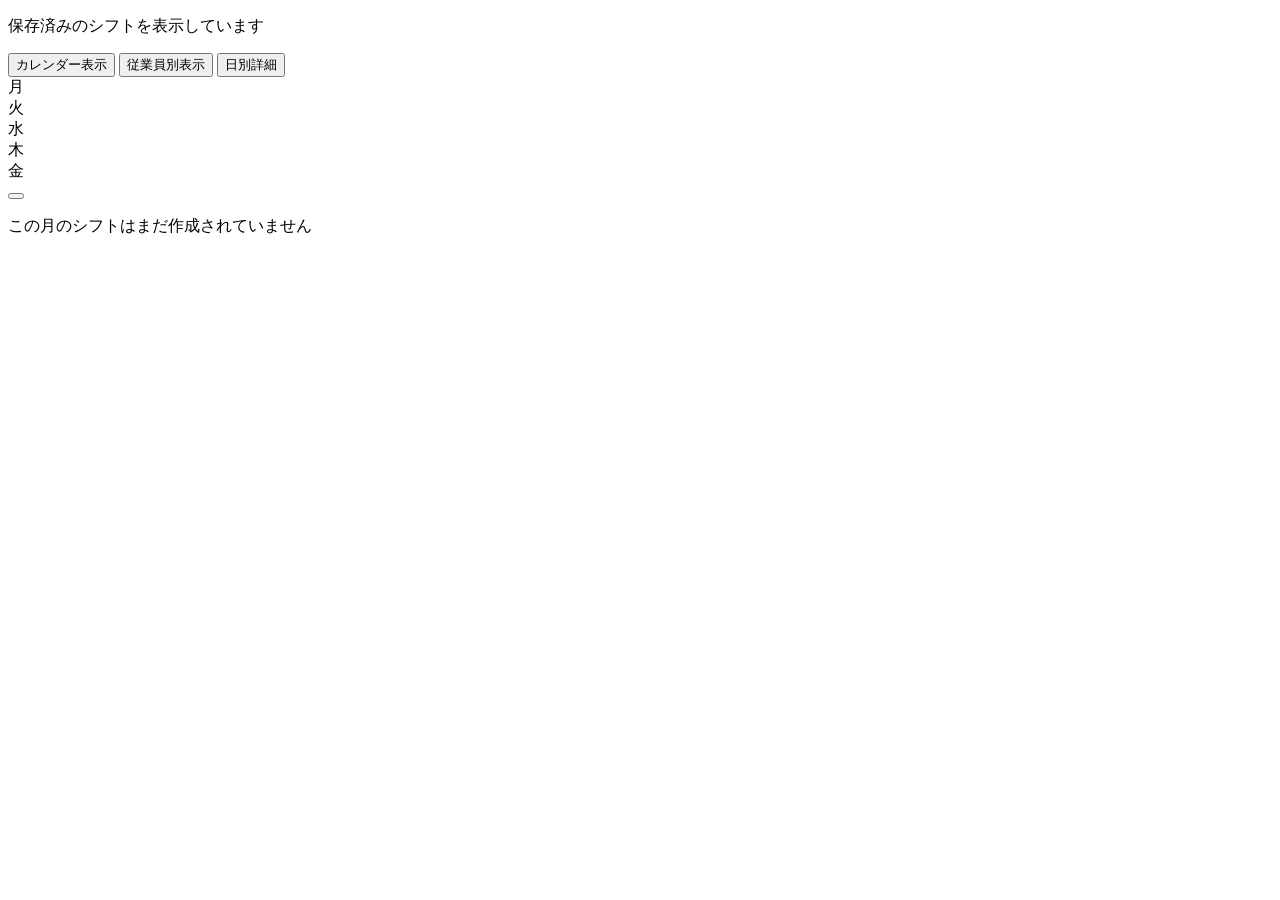
<file: src/main/resources/templates/fragments/result.html>
<!DOCTYPE html>
<html lang="ja" xmlns:th="http://www.thymeleaf.org">
<body>
  <!-- 画面 3（結果）の中身。GET / と GET /shift/saved で共有する -->
  <th:block th:fragment="resultPanel">
    <div id="result-panel" th:attr="data-result-source=${resultSource},data-result-month=${monthlyResult != null && resultSource == 'fresh'} ? ${monthlyResult.month()} : null">
      <p th:if="${saveError}" class="alert" role="alert" th:text="${saveError}"></p>
      <p th:if="${resultSource == 'saved'}" class="result-source">保存済みのシフトを表示しています</p>
      <div th:if="${resultView}" class="result">
        <p id="result-summary" class="result-summary" th:text="'営業日数 ' + ${resultView.businessDayCount()} + '・成立 ' + ${resultView.successCount()} + '・不成立 ' + ${resultView.failureCount()}"></p>
        <div class="tab-buttons" role="tablist">
          <button type="button" class="tab-btn active" role="tab" aria-selected="true" data-tab="calendar">カレンダー表示</button>
          <button type="button" class="tab-btn" role="tab" aria-selected="false" data-tab="employees">従業員別表示</button>
          <button type="button" class="tab-btn" role="tab" aria-selected="false" data-tab="detail">日別詳細</button>
        </div>
        <div class="tab-panels">
          <div id="tab-calendar" class="tab-panel">
            <div class="calendar-grid">
              <div class="calendar-head">月</div>
              <div class="calendar-head">火</div>
              <div class="calendar-head">水</div>
              <div class="calendar-head">木</div>
              <div class="calendar-head">金</div>
              <th:block th:each="cell : ${resultView.calendarCells()}">
                <div th:if="${cell.blank()}" class="blank"></div>
                <div th:if="${cell.holiday() != null}" class="holiday">
                  <div class="calendar-date" th:text="${cell.holiday().date().dayOfMonth}"></div>
                  <div th:text="${cell.holiday().name()}"></div>
                </div>
                <div th:if="${cell.day() != null}" class="calendar-cell">
                  <button type="button" class="calendar-day" th:attr="data-date=${cell.day().date()}" th:text="${cell.day().date().dayOfMonth}"></button>
                  <div th:if="${cell.day().failed()}" class="failed" th:text="${cell.day().failureText()}"></div>
                  <th:block th:unless="${cell.day().failed()}">
                    <div th:each="group : ${cell.day().groups()}" class="work-group" th:text="${group.workTime()} + ' ' + ${group.names()}"></div>
                  </th:block>
                </div>
              </th:block>
            </div>
          </div>
          <div id="tab-employees" class="tab-panel" hidden>
            <table class="employee-result-table">
              <thead>
                <tr>
                  <th class="sticky-col">従業員</th>
                  <th class="sticky-col-type">区分</th>
                  <th th:each="day : ${resultView.days()}" th:text="${#temporals.format(day.date(), 'M/d(E)', T(java.util.Locale).JAPAN)}"></th>
                  <th>出勤日数</th>
                  <th>合計時間</th>
                </tr>
              </thead>
              <tbody>
                <tr th:each="row : ${resultView.employeeRows()}">
                  <td class="sticky-col" th:title="${row.name()}"><a th:href="@{/employee(month=${monthlyResult.month()},name=${row.name()})}" target="_blank" rel="noopener" th:text="${row.name()}"></a></td>
                  <td class="sticky-col-type" th:text="${row.employmentType().label()}"></td>
                  <td th:each="cell : ${row.cells()}" th:text="${cell}"></td>
                  <td class="work-days" th:text="${row.workDays()}"></td>
                  <td class="total-time" th:text="${row.durationLabel()}"></td>
                </tr>
              </tbody>
            </table>
            <p th:if="${resultView.failureCount() > 0}" class="monthly-hours-note" th:text="'不成立の日が ' + ${resultView.failureCount()} + ' 日あります（この日は 0 時間として集計しています）'"></p>
          </div>
          <div id="tab-detail" class="tab-panel" hidden>
            <label>日付
              <select id="detail-date">
                <option th:each="dayResult : ${monthlyResult.days()}" th:value="${dayResult.date()}" th:text="${#temporals.format(dayResult.date(), 'M/d(E)', T(java.util.Locale).JAPAN)}"></option>
              </select>
            </label>
            <section th:each="dayResult : ${monthlyResult.days()}" class="day-detail" th:attr="data-date=${dayResult.date()}" hidden>
              <p th:if="${dayResult.assignment().isEmpty()}" class="failed" th:text="'不成立です。理由：' + ${dayResult.failureReason().label()} + '。勤務できる人数：' + ${dayResult.availableCount()} + ' 名'"></p>
              <th:block th:if="${dayResult.assignment().isPresent()}" th:with="result=${dayResult.assignment().get()}">
                <table class="detail-table">
                  <thead>
                    <tr>
                      <th>氏名</th>
                      <th>区分</th>
                      <th>勤務時間</th>
                      <th>休憩時間</th>
                      <th>希望時間帯</th>
                    </tr>
                  </thead>
                  <tbody>
                    <tr th:each="assignment : ${result.assignments()}">
                      <td th:text="${assignment.employee().name()}"></td>
                      <td th:text="${assignment.employee().employmentType().label()}"></td>
                      <td>
                        <span th:text="${#temporals.format(assignment.slot().startTime(), 'HH:mm')} + '〜' + ${#temporals.format(assignment.slot().endTime(), 'HH:mm')}"></span>
                        <span class="duration" th:attr="data-start=${#temporals.format(assignment.slot().startTime(), 'HH:mm')},data-end=${#temporals.format(assignment.slot().endTime(), 'HH:mm')}"></span>
                      </td>
                      <td>
                        <span th:text="${#temporals.format(assignment.breakStart(), 'HH:mm')} + '〜' + ${#temporals.format(assignment.breakEnd(), 'HH:mm')}"></span>
                        <span class="duration" th:attr="data-start=${#temporals.format(assignment.breakStart(), 'HH:mm')},data-end=${#temporals.format(assignment.breakEnd(), 'HH:mm')}"></span>
                      </td>
                      <td th:text="${#temporals.format(assignment.employee().start(), 'HH:mm')} + '〜' + ${#temporals.format(assignment.employee().end(), 'HH:mm')}"></td>
                    </tr>
                  </tbody>
                </table>
                <h3>未出勤者</h3>
                <ul class="unassigned-list">
                  <li th:each="employee : ${result.unassignedEmployees()}" th:text="${employee.name()} + '（' + ${employee.employmentType().label()} + '）：' + ${result.unassignedReasonLabel(employee)}"></li>
                </ul>
                <p class="tl-legend"><span class="lg"></span><span>勤務</span><span class="lg brk"></span><span>休憩</span></p>
                <div class="timeline">
                  <div class="tl-row" th:each="assignment : ${result.assignments()}">
                    <span class="tl-name" th:text="${assignment.employee().name()}"></span>
                    <div class="tl-track">
                      <div class="tl-work" th:style="|left:${#numbers.formatDecimal((assignment.slot().startTime().hour * 60 + assignment.slot().startTime().minute - 450) * 100.0 / 660, 1, 2, 'POINT')}%;width:${#numbers.formatDecimal(assignment.slot().workMinutes() * 100.0 / 660, 1, 2, 'POINT')}%|"></div>
                      <div class="tl-break" th:style="|left:${#numbers.formatDecimal((assignment.breakStart().hour * 60 + assignment.breakStart().minute - 450) * 100.0 / 660, 1, 2, 'POINT')}%;width:${#numbers.formatDecimal(((assignment.breakEnd().hour * 60 + assignment.breakEnd().minute) - (assignment.breakStart().hour * 60 + assignment.breakStart().minute)) * 100.0 / 660, 1, 2, 'POINT')}%|"></div>
                    </div>
                  </div>
                </div>
              </th:block>
            </section>
          </div>
        </div>
      </div>
      <div th:if="${resultSource == 'none'}">
        <p>この月のシフトはまだ作成されていません</p>
      </div>
    </div>
  </th:block>
</body>
</html>
</file>
